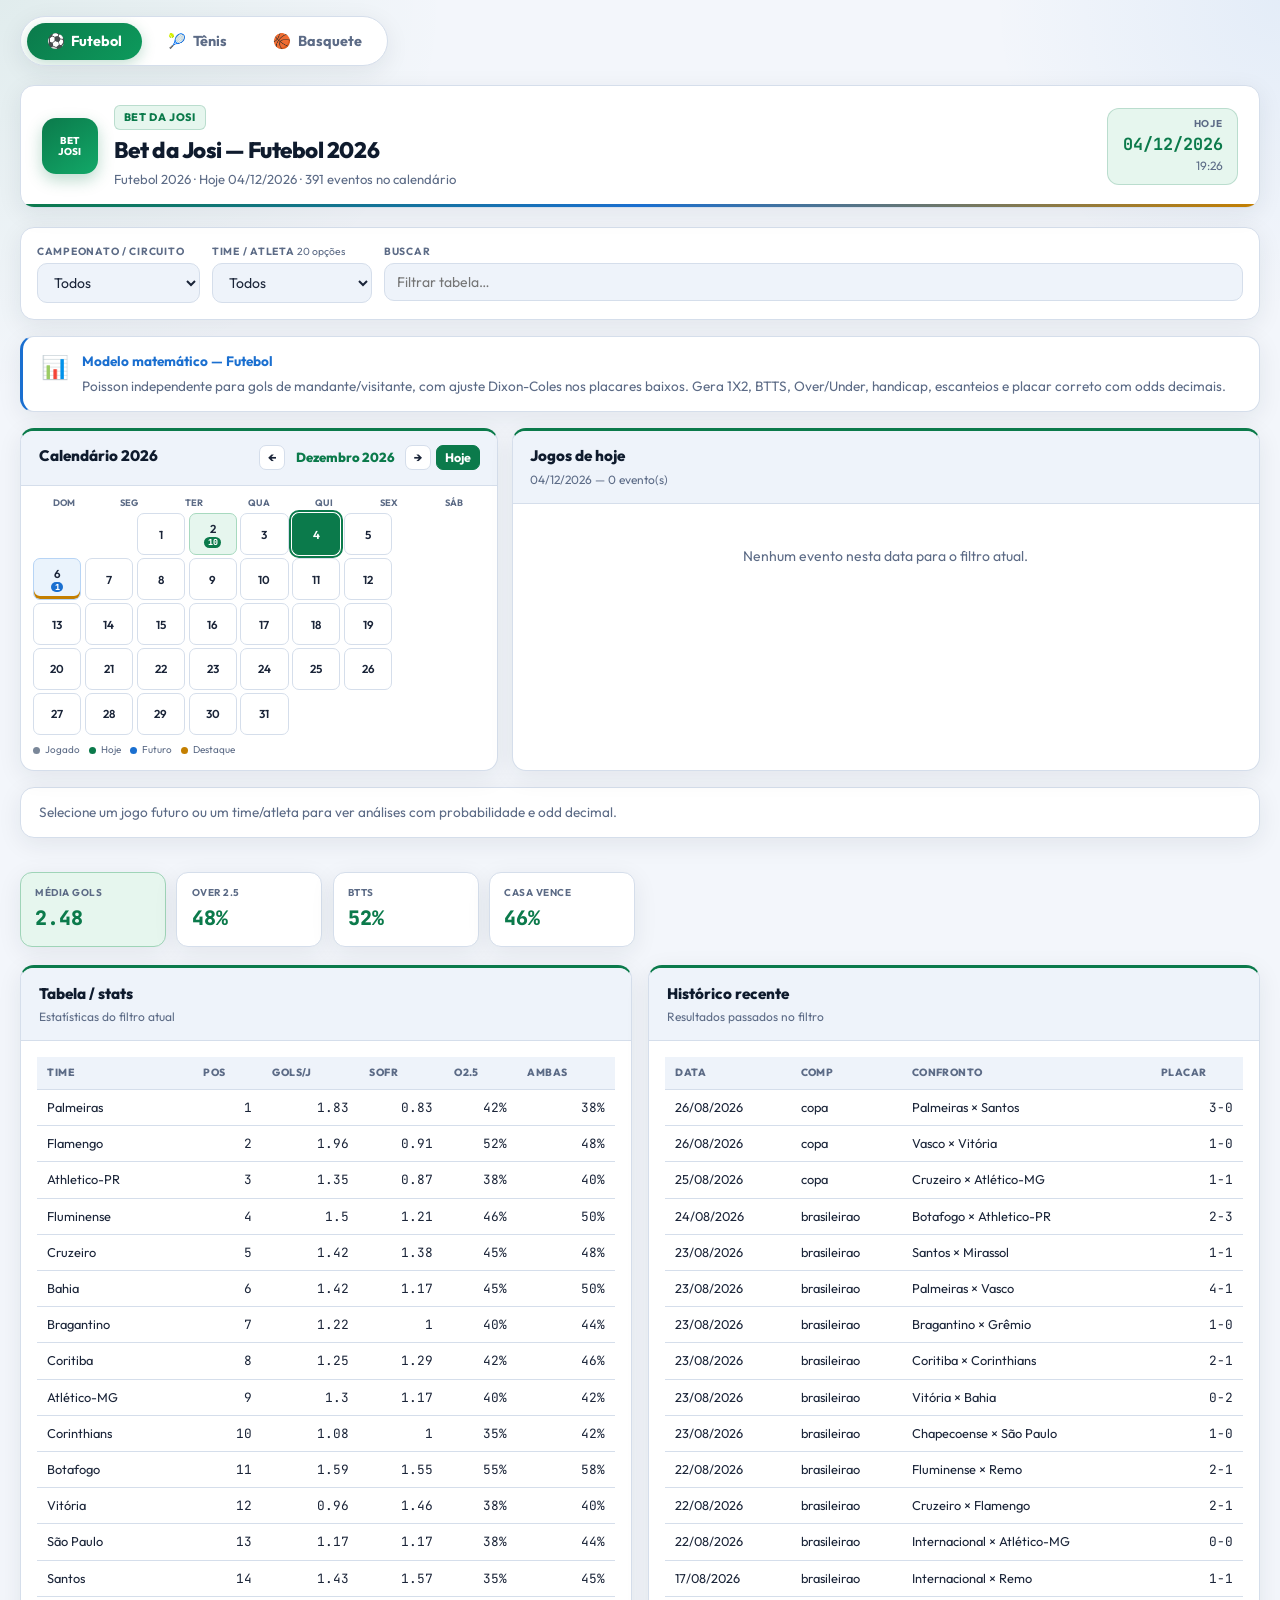
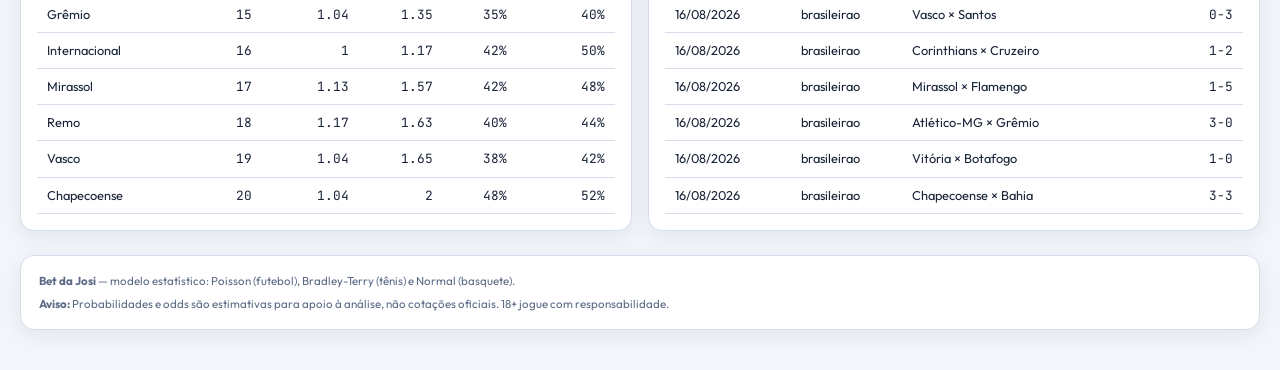
<file: docs/index.html>
<!DOCTYPE html>
<html lang="pt-BR">
<head>
  <meta charset="UTF-8" />
  <meta name="viewport" content="width=device-width, initial-scale=1.0" />
  <title>Bet da Josi 2026 — Futebol, Tênis e Basquete</title>
  <link rel="preconnect" href="https://fonts.googleapis.com" />
  <link rel="preconnect" href="https://fonts.gstatic.com" crossorigin />
  <link href="https://fonts.googleapis.com/css2?family=Outfit:wght@400;500;600;700;800&family=JetBrains+Mono:wght@500;700&display=swap" rel="stylesheet" />
  <link rel="stylesheet" href="styles.css" />
</head>
<body>
  <div class="app">
    <nav class="sport-tabs" aria-label="Esportes">
      <button type="button" class="sport-tab active" data-sport="futebol"><span class="tab-ico">⚽</span> Futebol</button>
      <button type="button" class="sport-tab" data-sport="tenis"><span class="tab-ico">🎾</span> Tênis</button>
      <button type="button" class="sport-tab" data-sport="basquete"><span class="tab-ico">🏀</span> Basquete</button>
    </nav>

    <header class="header">
      <div class="brand-mark">BET<br/>JOSI</div>
      <div>
        <span class="badge" id="headerBadge">Bet da Josi</span>
        <h1 id="pageTitle">Bet da Josi 2026</h1>
        <p class="sub" id="metaInfo">Carregando…</p>
      </div>
      <div class="header-today" id="todayClock" aria-live="polite"></div>
    </header>

    <section class="filters" aria-label="Filtros">
      <div class="filter-group">
        <label for="compFilter">Campeonato / Circuito</label>
        <select id="compFilter"></select>
      </div>
      <div class="filter-group">
        <label for="teamFilter">Time / Atleta <span class="filter-count" id="teamsCount"></span></label>
        <select id="teamFilter"></select>
      </div>
      <div class="filter-group grow">
        <label for="searchInput">Buscar</label>
        <input id="searchInput" type="search" placeholder="Filtrar tabela…" />
      </div>
    </section>

    <aside class="glossario-box" id="glossarioBox">
      <div class="glossario-icon">📊</div>
      <div id="glossarioText"></div>
    </aside>

    <section class="calendar-section">
      <div class="panel panel-field">
        <div class="panel-head calendar-head">
          <div>
            <h2>Calendário 2026</h2>
            <p>Abre na data de hoje. Clique para ver os jogos do dia.</p>
          </div>
          <div class="calendar-nav">
            <button type="button" id="btnPrevMonth" class="cal-btn" aria-label="Mês anterior">←</button>
            <span id="calMonthLabel" class="cal-month-label">Agosto 2026</span>
            <button type="button" id="btnNextMonth" class="cal-btn" aria-label="Próximo mês">→</button>
            <button type="button" id="btnToday" class="cal-btn cal-btn-today">Hoje</button>
          </div>
        </div>
        <div class="panel-body">
          <div class="cal-weekdays"><span>Dom</span><span>Seg</span><span>Ter</span><span>Qua</span><span>Qui</span><span>Sex</span><span>Sáb</span></div>
          <div id="calendarGrid" class="calendar-grid"></div>
          <div class="cal-legend">
            <span><i class="dot dot-past"></i> Jogado</span>
            <span><i class="dot dot-today"></i> Hoje</span>
            <span><i class="dot dot-future"></i> Futuro</span>
            <span><i class="dot dot-copa"></i> Destaque</span>
          </div>
        </div>
      </div>
      <div class="panel panel-field day-panel">
        <div class="panel-head">
          <h2 id="dayTitle">Jogos do dia</h2>
          <p id="daySubtitle">Selecione uma data</p>
        </div>
        <div class="panel-body" id="dayGamesBody"><div class="empty">Carregando…</div></div>
      </div>
    </section>

    <div class="hint-box" id="hintBox">
      Selecione um jogo futuro ou um time/atleta para ver análises com probabilidade e odd decimal.
    </div>

    <section id="fixturesContainer" class="fixtures-container"></section>
    <section class="kpi-grid" id="kpiGrid"></section>

    <div class="grid-2">
      <article class="panel panel-field">
        <div class="panel-head">
          <h2 id="tableTitle">Resumo</h2>
          <p id="tableSub">Estatísticas do filtro atual</p>
        </div>
        <div class="panel-body table-wrap">
          <table>
            <thead id="teamsTableHead"></thead>
            <tbody id="teamsTableBody"></tbody>
          </table>
        </div>
      </article>
      <article class="panel panel-field">
        <div class="panel-head">
          <h2>Histórico recente</h2>
          <p>Resultados passados no filtro</p>
        </div>
        <div class="panel-body table-wrap">
          <table>
            <thead>
              <tr><th>Data</th><th>Comp</th><th>Confronto</th><th>Placar</th></tr>
            </thead>
            <tbody id="matchesTableBody"></tbody>
          </table>
          <div class="empty" id="matchesEmpty" style="display:none">Nenhum resultado.</div>
        </div>
      </article>
    </div>

    <footer class="footer">
      <p><strong>Bet da Josi</strong> — modelo estatístico: Poisson (futebol), Bradley-Terry (tênis) e Normal (basquete).</p>
      <p style="margin-top:0.4rem"><strong>Aviso:</strong> Probabilidades e odds são estimativas para apoio à análise, não cotações oficiais. 18+ jogue com responsabilidade.</p>
    </footer>
  </div>

  <script src="data.js"></script>
  <script src="calendario.js"></script>
  <script src="tenis-data.js"></script>
  <script src="basquete-data.js"></script>
  <script src="markets-engine.js"></script>
  <script src="app.js"></script>
</body>
</html>
</file>
<file: docs/styles.css>
:root {
  --bg: #f3f6fb;
  --surface: #ffffff;
  --surface2: #eef3fa;
  --border: #d5deeb;
  --text: #1a2438;
  --muted: #5c6b86;
  --accent: #0b7a4b;
  --accent-soft: #e6f6ee;
  --accent-2: #c47f00;
  --blue: #1a6fd0;
  --radius: 14px;
  --font: "Outfit", "DM Sans", system-ui, sans-serif;
  --mono: "JetBrains Mono", monospace;
  --shadow: 0 6px 24px rgba(26, 36, 56, 0.08);
  --prob-alta: #0b7a4b;
  --prob-media: #c47f00;
  --prob-baixa: #7a8799;
}
*, *::before, *::after { box-sizing: border-box; margin: 0; padding: 0; }
body {
  font-family: var(--font);
  background:
    radial-gradient(ellipse 70% 40% at 0% 0%, rgba(11,122,75,0.08), transparent 50%),
    radial-gradient(ellipse 50% 35% at 100% 0%, rgba(26,111,208,0.07), transparent 45%),
    var(--bg);
  color: var(--text);
  line-height: 1.5;
  min-height: 100vh;
}
.app { max-width: 1440px; margin: 0 auto; padding: 1rem 1.25rem 2.5rem; }

.sport-tabs {
  display: flex; gap: 0.4rem; margin-bottom: 1.15rem; padding: 0.35rem;
  background: var(--surface); border: 1px solid var(--border); border-radius: 999px;
  width: fit-content; max-width: 100%; overflow-x: auto; box-shadow: var(--shadow);
}
.sport-tab {
  border: none; background: transparent; color: var(--muted); font-family: inherit;
  font-weight: 700; font-size: 0.9rem; padding: 0.6rem 1.25rem; border-radius: 999px;
  cursor: pointer; display: flex; align-items: center; gap: 0.4rem; white-space: nowrap;
}
.sport-tab:hover { color: var(--text); background: var(--surface2); }
.sport-tab.active {
  background: linear-gradient(135deg, #0b7a4b, #0d9a5c); color: #fff;
  box-shadow: 0 4px 14px rgba(11,122,75,0.25);
}

.header {
  display: flex; flex-wrap: wrap; align-items: center; gap: 1rem; margin-bottom: 1.15rem;
  padding: 1.1rem 1.3rem; background: var(--surface); border: 1px solid var(--border);
  border-radius: var(--radius); box-shadow: var(--shadow); position: relative; overflow: hidden;
}
.header::after {
  content: ""; position: absolute; bottom: 0; left: 0; right: 0; height: 3px;
  background: linear-gradient(90deg, var(--accent), var(--blue), var(--accent-2));
}
.brand-mark {
  width: 56px; height: 56px; border-radius: 14px;
  background: linear-gradient(145deg, #0b7a4b, #12a868); display: grid; place-items: center;
  font-weight: 800; font-size: 0.62rem; line-height: 1.15; color: #fff; text-align: center;
  letter-spacing: 0.02em; box-shadow: 0 6px 16px rgba(11,122,75,0.28);
}
.header h1 { font-size: 1.4rem; font-weight: 800; letter-spacing: -0.02em; color: #0f1b2d; }
.header .sub { color: var(--muted); font-size: 0.82rem; margin-top: 0.15rem; }
.badge {
  display: inline-block; padding: 0.2rem 0.55rem; border-radius: 6px; font-size: 0.68rem;
  font-weight: 800; background: var(--accent-soft); color: var(--accent);
  text-transform: uppercase; letter-spacing: 0.06em; margin-bottom: 0.25rem;
  border: 1px solid rgba(11,122,75,0.2);
}
.header-today {
  margin-left: auto; text-align: right; padding: 0.55rem 0.9rem; background: var(--accent-soft);
  border: 1px solid rgba(11,122,75,0.2); border-radius: 12px; min-width: 118px;
}
.header-today .today-label { font-size: 0.62rem; text-transform: uppercase; letter-spacing: 0.08em; color: var(--muted); font-weight: 700; }
.header-today .today-date { font-family: var(--mono); font-weight: 700; font-size: 1.05rem; color: var(--accent); }
.header-today .today-time { font-size: 0.75rem; color: var(--muted); }

.filters {
  display: flex; flex-wrap: wrap; gap: 0.75rem; margin-bottom: 1rem; padding: 1rem;
  background: var(--surface); border: 1px solid var(--border); border-radius: var(--radius); box-shadow: var(--shadow);
}
.filter-group { display: flex; flex-direction: column; gap: 0.25rem; }
.filter-group.grow { flex: 1; min-width: 180px; }
.filter-group label { font-size: 0.65rem; text-transform: uppercase; letter-spacing: 0.07em; color: var(--muted); font-weight: 700; }
.filter-count { font-weight: 400; text-transform: none; letter-spacing: 0; }
.filter-group select, .filter-group input {
  background: var(--surface2); border: 1px solid var(--border); color: var(--text);
  padding: 0.55rem 0.75rem; border-radius: 10px; font-family: inherit; font-size: 0.875rem; min-width: 160px;
}
.filter-group select:focus, .filter-group input:focus { outline: 2px solid var(--accent); outline-offset: 1px; }

.hint-box, .glossario-box {
  padding: 0.9rem 1.1rem; margin-bottom: 1rem; background: var(--surface);
  border: 1px solid var(--border); border-radius: var(--radius); font-size: 0.85rem; color: var(--muted);
  box-shadow: var(--shadow);
}
.glossario-box { display: flex; gap: 0.85rem; border-left: 3px solid var(--blue); }
.glossario-box strong { color: var(--blue); display: block; margin-bottom: 0.3rem; }
.glossario-icon { font-size: 1.4rem; }

.calendar-section { display: grid; grid-template-columns: minmax(240px, 0.78fr) 1.22fr; gap: 0.85rem; margin-bottom: 1rem; }
@media (max-width: 980px) { .calendar-section { grid-template-columns: 1fr; } }
.panel {
  background: var(--surface); border: 1px solid var(--border); border-radius: var(--radius);
  overflow: hidden; box-shadow: var(--shadow);
}
.panel-field { border-top: 3px solid var(--accent); }
.panel-head { padding: 0.9rem 1.1rem; border-bottom: 1px solid var(--border); background: var(--surface2); }
.panel-head h2 { font-size: 0.95rem; font-weight: 800; color: #0f1b2d; }
.panel-head p { font-size: 0.75rem; color: var(--muted); margin-top: 0.15rem; }
.panel-body { padding: 1rem; }
.calendar-section .panel-body { padding: 0.65rem 0.75rem 0.75rem; }
.calendar-head { display: flex; flex-wrap: wrap; justify-content: space-between; gap: 0.5rem; align-items: flex-start; }
.calendar-head p { display: none; }
.calendar-nav { display: flex; align-items: center; gap: 0.3rem; }
.cal-btn {
  border: 1px solid var(--border); background: #fff; color: var(--text); border-radius: 7px;
  padding: 0.25rem 0.5rem; font-family: inherit; font-weight: 700; cursor: pointer; font-size: 0.78rem;
}
.cal-btn:hover { border-color: var(--accent); color: var(--accent); }
.cal-btn-today { background: var(--accent); color: #fff; border-color: var(--accent); }
.cal-month-label { font-weight: 800; color: var(--accent); min-width: 110px; text-align: center; font-size: 0.82rem; }
.cal-weekdays {
  display: grid; grid-template-columns: repeat(7, 1fr); gap: 0.18rem; margin-bottom: 0.2rem;
  font-size: 0.58rem; text-transform: uppercase; letter-spacing: 0.04em; color: var(--muted); font-weight: 700; text-align: center;
}
.calendar-grid { display: grid; grid-template-columns: repeat(7, 1fr); gap: 0.18rem; max-width: 360px; }
.cal-day {
  aspect-ratio: 1.15; max-height: 42px; border: 1px solid var(--border); background: #fff; border-radius: 7px;
  cursor: pointer; display: flex; flex-direction: column; align-items: center; justify-content: center;
  gap: 0.05rem; font-family: inherit; color: var(--text); padding: 0.08rem;
}
.cal-day.empty-day { background: transparent; border-color: transparent; cursor: default; }
.cal-day-num { font-weight: 600; font-size: 0.72rem; }
.cal-day-count {
  font-size: 0.52rem; font-family: var(--mono); background: var(--accent); color: #fff;
  border-radius: 999px; padding: 0.02rem 0.22rem; font-weight: 800;
}
.cal-day.has-games { background: var(--accent-soft); border-color: #a7d9bf; }
.cal-day.is-past.has-games { background: #eef1f5; border-color: #c9d2de; }
.cal-day.is-past .cal-day-count { background: #7a8799; }
.cal-day.is-future.has-games { background: #eaf3fc; border-color: #b7d4f5; }
.cal-day.is-future .cal-day-count { background: var(--blue); }
.cal-day.has-copa { box-shadow: inset 0 -3px 0 var(--accent-2); }
.cal-day.is-today { outline: 2px solid var(--accent); outline-offset: 1px; }
.cal-day.is-selected { background: var(--accent) !important; color: #fff; border-color: var(--accent); }
.cal-day.is-selected .cal-day-count { background: #fff; color: var(--accent); }
.cal-legend { display: flex; flex-wrap: wrap; gap: 0.55rem; margin-top: 0.5rem; font-size: 0.62rem; color: var(--muted); }
.cal-legend .dot { display: inline-block; width: 7px; height: 7px; border-radius: 50%; margin-right: 0.2rem; vertical-align: middle; }
.dot-past { background: #7a8799; } .dot-today { background: var(--accent); }
.dot-future { background: var(--blue); } .dot-copa { background: var(--accent-2); }

.day-panel .panel-body { max-height: 340px; overflow-y: auto; }
.day-game {
  display: block; width: 100%; text-align: left; border: 1px solid var(--border); background: #fff;
  border-radius: 12px; padding: 0.75rem 0.9rem; margin-bottom: 0.5rem; cursor: pointer;
  font-family: inherit; color: var(--text);
}
.day-game:hover { border-color: var(--accent); background: var(--accent-soft); }
.day-game.upcoming { border-left: 3px solid var(--blue); }
.day-game.live-day { border-left: 3px solid var(--accent); }
.day-game.played { border-left: 3px solid #7a8799; }
.day-game-tbd { border-left: 3px solid var(--accent-2); cursor: default; }
.day-game-meta { display: flex; flex-wrap: wrap; gap: 0.45rem; font-size: 0.7rem; color: var(--muted); margin-bottom: 0.4rem; align-items: center; }
.day-game-row { display: grid; grid-template-columns: 1fr auto 1fr; gap: 0.5rem; align-items: center; font-weight: 700; font-size: 0.88rem; }
.day-team { display: flex; align-items: center; gap: 0.3rem; }
.day-team.right { justify-content: flex-end; }
.day-score { font-family: var(--mono); color: var(--accent); font-size: 1rem; }
.day-kick { font-family: var(--mono); color: var(--blue); font-size: 0.85rem; font-weight: 700; }
.day-game-cta { margin-top: 0.35rem; font-size: 0.7rem; color: var(--accent); font-weight: 700; }
.day-game-tbd-msg { font-size: 0.82rem; color: var(--muted); }

.comp-badge {
  display: inline-block; padding: 0.15rem 0.45rem; border-radius: 6px; font-size: 0.62rem;
  font-weight: 800; text-transform: uppercase; letter-spacing: 0.04em; background: #e8eef7; color: #3a4a66;
}
.comp-badge.comp-copa, .comp-badge.comp-usopen { background: #fff4df; color: #9a6400; }
.comp-badge.comp-brasileirao, .comp-badge.comp-nba { background: #e5f0fc; color: #1859a8; }
.comp-badge.comp-nbb { background: var(--accent-soft); color: var(--accent); }
.comp-badge.comp-euroleague, .comp-badge.comp-atp1000, .comp-badge.comp-grandslam { background: #efe8ff; color: #5b3db8; }
.team-dot { display: inline-block; width: 9px; height: 9px; border-radius: 50%; margin-right: 0.3rem; vertical-align: middle; border: 1px solid rgba(0,0,0,0.12); }

.fixtures-container { display: flex; flex-direction: column; gap: 1.1rem; margin-bottom: 1.15rem; }
.fixture-card { background: var(--surface); border: 1px solid var(--border); border-radius: var(--radius); overflow: hidden; box-shadow: var(--shadow); }
.fixture-head {
  display: flex; flex-wrap: wrap; align-items: center; gap: 0.75rem; padding: 0.75rem 1.15rem;
  background: linear-gradient(90deg, #0b7a4b, #1565c0); color: #fff;
}
.fixture-rotulo { font-size: 0.85rem; font-weight: 700; }
.proximo-match {
  display: flex; flex-wrap: wrap; align-items: center; justify-content: center; gap: 1rem;
  padding: 1.15rem; background: var(--accent-soft); border-bottom: 1px solid var(--border);
}
.proximo-team { text-align: center; min-width: 120px; }
.proximo-team .name { font-weight: 800; font-size: 1.05rem; }
.proximo-team .role { font-size: 0.7rem; color: var(--muted); }
.proximo-vs {
  font-size: 1.2rem; font-weight: 800; color: var(--accent); font-family: var(--mono);
  padding: 0.35rem 0.7rem; border: 1px solid var(--border); border-radius: 8px; background: #fff;
}
.proximo-meta {
  text-align: center; font-size: 0.78rem; color: var(--muted); padding: 0.65rem 1rem;
  background: var(--surface2); border-bottom: 1px solid var(--border);
}
.fixture-body { display: grid; grid-template-columns: 1fr 1.25fr; gap: 0; }
@media (max-width: 900px) { .fixture-body { grid-template-columns: 1fr; } }
.fixture-col { padding: 1.15rem; }
.fixture-col + .fixture-col { border-left: 1px solid var(--border); }
@media (max-width: 900px) { .fixture-col + .fixture-col { border-left: none; border-top: 1px solid var(--border); } }
.fixture-col h3 {
  font-size: 0.72rem; text-transform: uppercase; letter-spacing: 0.07em; color: var(--muted);
  margin-bottom: 0.7rem; font-weight: 800;
}
.top-picks { display: flex; flex-direction: column; gap: 0.45rem; }
.pick-card {
  display: flex; align-items: center; gap: 0.7rem; padding: 0.7rem 0.85rem;
  background: var(--surface2); border: 1px solid var(--border); border-radius: 10px;
}
.pick-card.destaque { background: var(--accent-soft); border-color: #9fd4b8; }
.pick-rank {
  width: 28px; height: 28px; border-radius: 8px; background: var(--accent); color: #fff;
  font-weight: 800; font-size: 0.8rem; display: grid; place-items: center; flex-shrink: 0;
}
.pick-info { flex: 1; }
.pick-mercado { font-weight: 700; font-size: 0.85rem; }
.pick-motivo { font-size: 0.7rem; color: var(--muted); margin-top: 0.1rem; }
.pick-side { text-align: right; flex-shrink: 0; }
.pick-prob { font-family: var(--mono); font-weight: 800; font-size: 1.05rem; }
.pick-odd { font-family: var(--mono); font-size: 0.72rem; color: var(--accent-2); font-weight: 700; }
.pick-prob.alta { color: var(--prob-alta); }
.pick-prob.media { color: var(--prob-media); }
.pick-prob.baixa { color: var(--prob-baixa); }

.mercado-grupo { margin-bottom: 0.85rem; }
.mercado-grupo-title {
  font-size: 0.7rem; font-weight: 800; text-transform: uppercase; letter-spacing: 0.05em;
  color: var(--accent); margin-bottom: 0.4rem; padding-bottom: 0.25rem; border-bottom: 1px solid var(--border);
}
.mercado-row { display: flex; align-items: center; gap: 0.45rem; font-size: 0.78rem; margin-bottom: 0.3rem; }
.mercado-nome { width: 40%; flex-shrink: 0; font-weight: 500; }
.mercado-bar-wrap { flex: 1; height: 6px; background: #e4ebf5; border-radius: 3px; overflow: hidden; }
.mercado-bar { height: 100%; background: linear-gradient(90deg, var(--accent), #3dba7a); border-radius: 3px; }
.mercado-pct { width: 36px; text-align: right; font-family: var(--mono); font-size: 0.7rem; font-weight: 700; }
.mercado-odd { width: 42px; text-align: right; font-family: var(--mono); font-size: 0.68rem; color: var(--accent-2); font-weight: 700; }
.mercado-pct.alta { color: var(--prob-alta); }
.mercado-pct.media { color: var(--prob-media); }
.mercado-pct.baixa { color: var(--prob-baixa); }

.kpi-grid { display: grid; grid-template-columns: repeat(auto-fill, minmax(130px, 1fr)); gap: 0.65rem; margin-bottom: 1.15rem; }
.kpi { background: var(--surface); border: 1px solid var(--border); border-radius: 12px; padding: 0.8rem 0.9rem; box-shadow: var(--shadow); }
.kpi .label { font-size: 0.62rem; text-transform: uppercase; letter-spacing: 0.05em; color: var(--muted); font-weight: 700; }
.kpi .value { font-size: 1.25rem; font-weight: 800; font-family: var(--mono); color: var(--accent); margin-top: 0.15rem; }
.kpi.highlight { border-color: #9fd4b8; background: var(--accent-soft); }
.grid-2 { display: grid; grid-template-columns: 1fr 1fr; gap: 1rem; margin-bottom: 1.15rem; }
@media (max-width: 900px) { .grid-2 { grid-template-columns: 1fr; } }
.table-wrap { overflow-x: auto; }
table { width: 100%; border-collapse: collapse; font-size: 0.8rem; }
th, td { padding: 0.5rem 0.65rem; text-align: left; border-bottom: 1px solid var(--border); }
th { font-size: 0.65rem; text-transform: uppercase; letter-spacing: 0.04em; color: var(--muted); font-weight: 800; background: var(--surface2); }
tr:hover td { background: var(--accent-soft); }
tr.selected-row td { background: #d9f0e4; font-weight: 600; }
.num { font-family: var(--mono); text-align: right; }
.footer {
  margin-top: 1.5rem; padding: 1rem 1.15rem; background: var(--surface);
  border: 1px solid var(--border); border-radius: var(--radius); font-size: 0.72rem; color: var(--muted);
  box-shadow: var(--shadow);
}
.empty { text-align: center; padding: 2rem 1rem; color: var(--muted); font-size: 0.875rem; }
</file>
